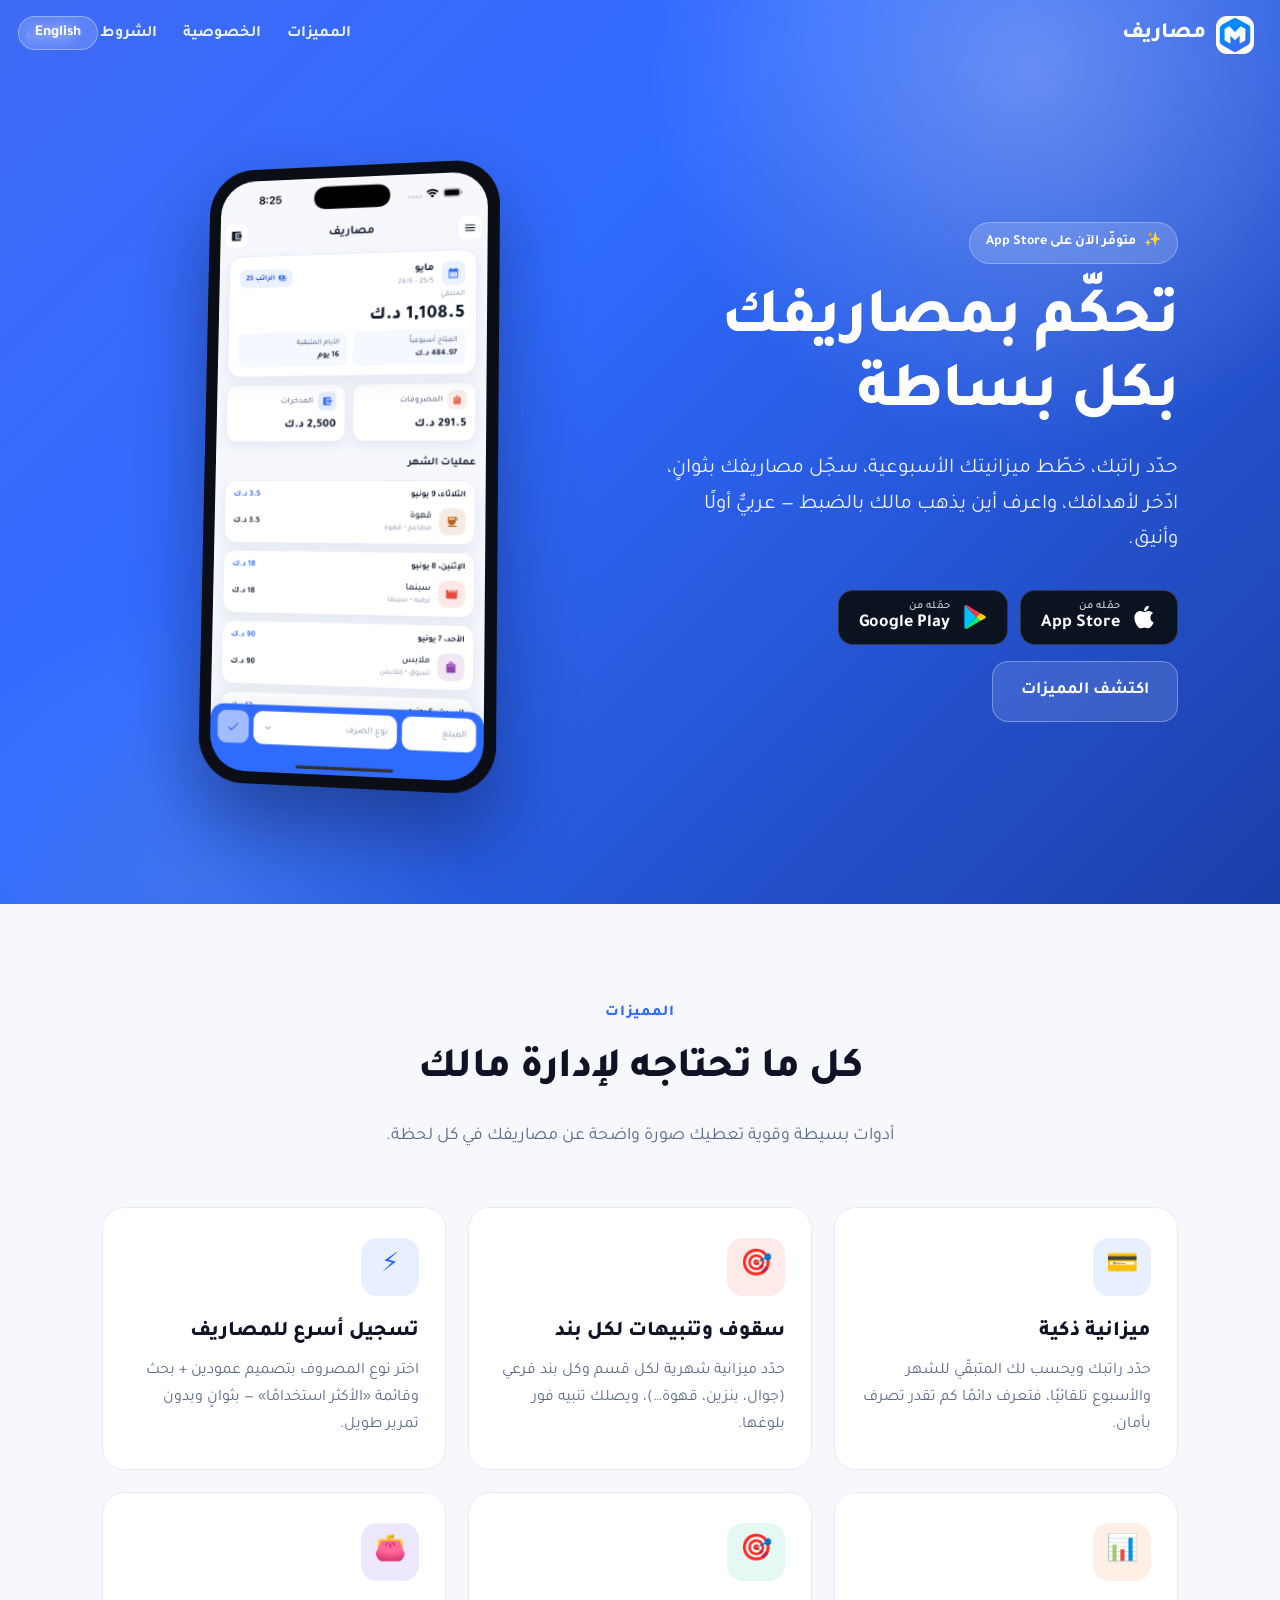
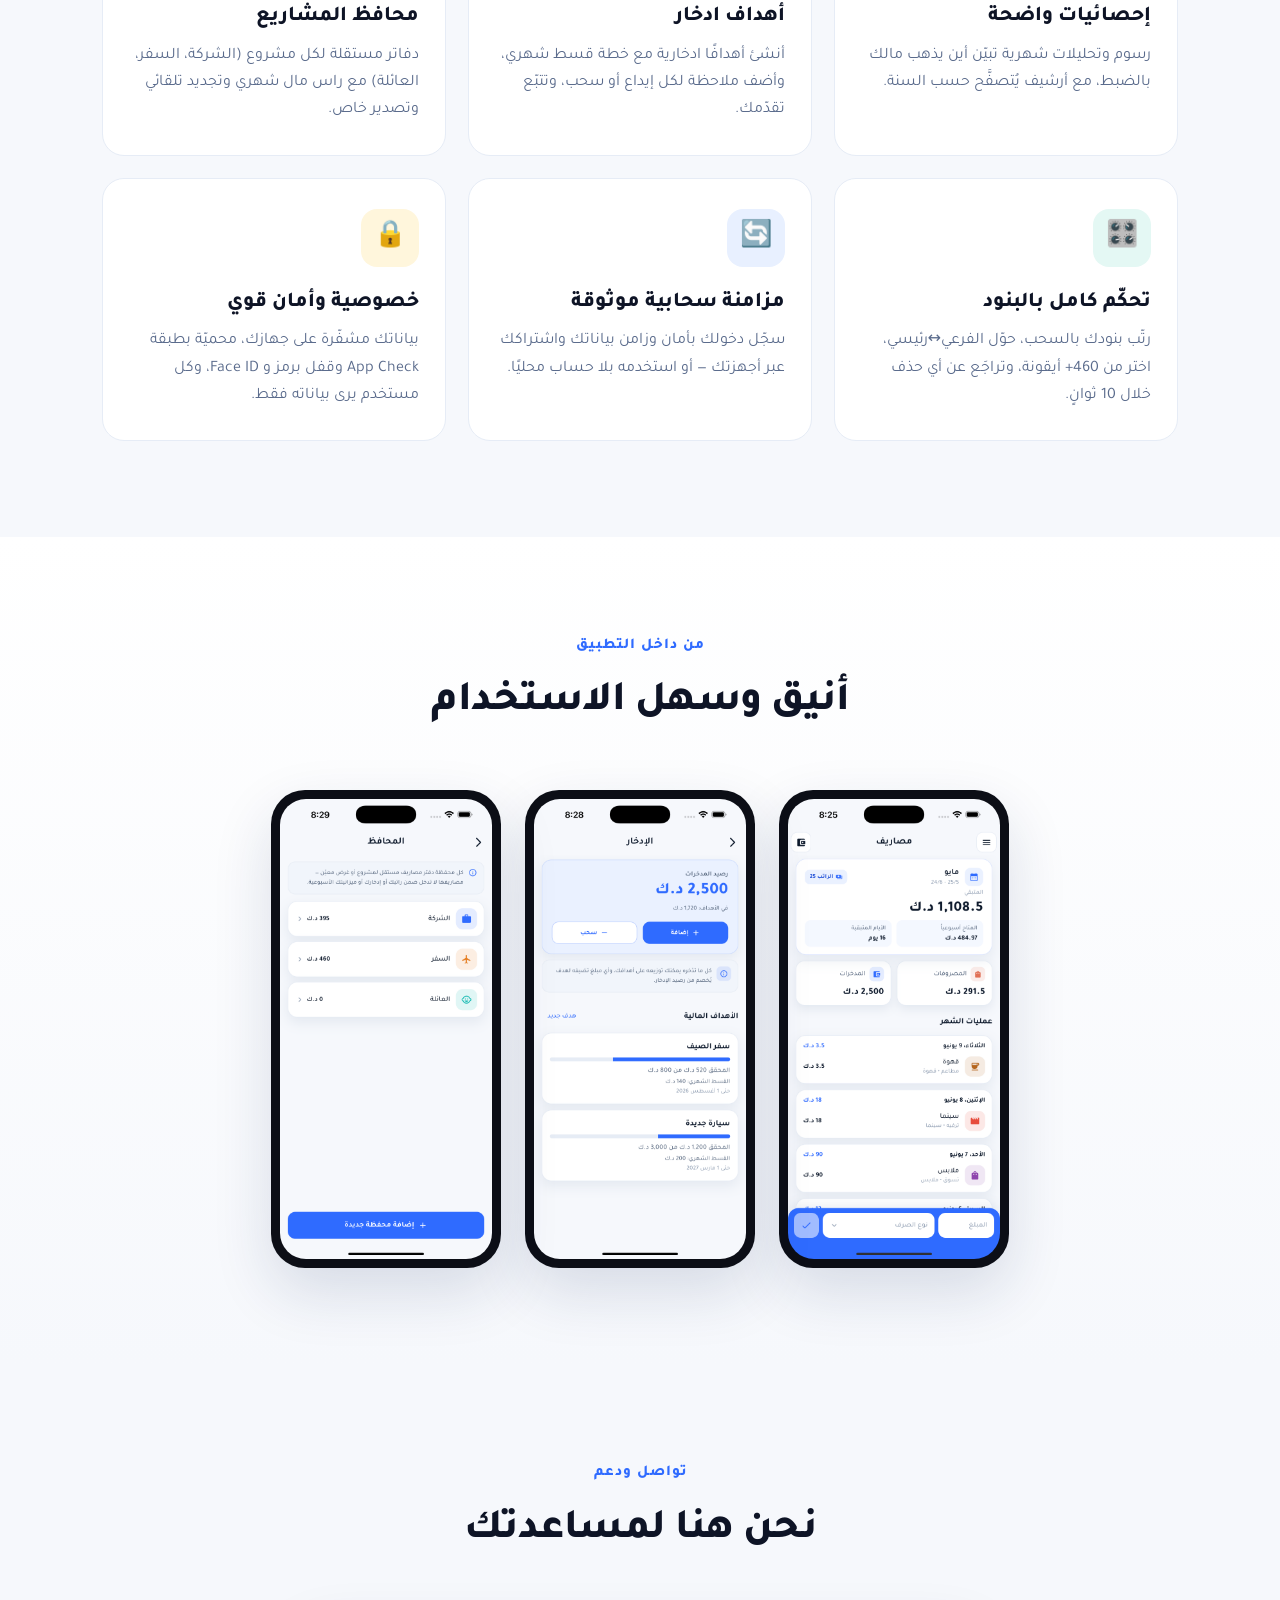
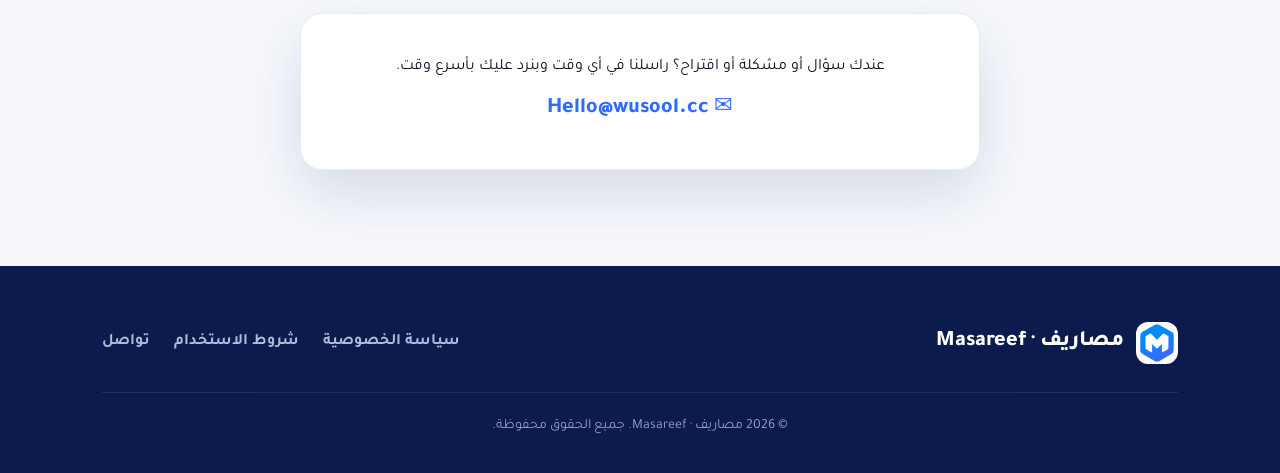
<file: index.html>
<!DOCTYPE html>
<html lang="ar" dir="rtl" data-lang="ar">
<head>
<meta charset="UTF-8">
<meta name="viewport" content="width=device-width, initial-scale=1">
<title>مصاريف · Masareef — تطبيق إدارة المصاريف والميزانية</title>
<meta name="description" content="مصاريف — تطبيق عربي أنيق لإدارة مصاريفك الشخصية، ميزانية مبنية على راتبك، أهداف ادخار، ومحافظ مستقلة لمشاريعك.">
<link rel="icon" href="assets/icon.png">
<link rel="preconnect" href="https://fonts.googleapis.com">
<link rel="preconnect" href="https://fonts.gstatic.com" crossorigin>
<link href="https://fonts.googleapis.com/css2?family=Tajawal:wght@400;500;700;800;900&display=swap" rel="stylesheet">
<link rel="stylesheet" href="styles.css">
</head>
<body>

<button class="lang-toggle" onclick="toggleLang()"><span class="ar">English</span><span class="en">العربية</span></button>

<nav class="nav" id="nav">
  <a class="brand" href="#top"><img src="assets/icon.png" alt="Masareef"><span>مصاريف</span></a>
  <div class="nav-links">
    <a href="#features"><span class="ar">المميزات</span><span class="en">Features</span></a>
    <a href="privacy.html"><span class="ar">الخصوصية</span><span class="en">Privacy</span></a>
    <a href="terms.html"><span class="ar">الشروط</span><span class="en">Terms</span></a>
    <a href="#contact"><span class="ar">تواصل</span><span class="en">Contact</span></a>
  </div>
</nav>

<!-- HERO -->
<header class="hero" id="top">
  <div class="container hero-grid">
    <div>
      <span class="badge-pill">✨ <span class="ar">متوفّر الآن على App Store</span><span class="en">Available now on the App Store</span></span>
      <h1>
        <span class="ar">تحكّم بمصاريفك<br>بكل بساطة</span>
        <span class="en">Master your money,<br>effortlessly</span>
      </h1>
      <p class="sub">
        <span class="ar">حدّد راتبك، خطّط ميزانيتك الأسبوعية، سجّل مصاريفك بثوانٍ، ادّخر لأهدافك، واعرف أين يذهب مالك بالضبط — عربيٌّ أولًا وأنيق.</span>
        <span class="en">Set your salary, plan a weekly budget, log expenses in seconds, save toward goals, and see exactly where your money goes — beautifully, Arabic-first.</span>
      </p>
      <div class="store-row">
        <a class="store-btn" href="https://apps.apple.com/kw/app/masareef-expense-tracker/id6778533443" target="_blank" rel="noopener" aria-label="Download on the App Store">
          <svg class="store-logo" viewBox="0 0 384 512" aria-hidden="true"><path fill="#fff" d="M318.7 268.7c-.2-36.7 16.4-64.4 50-84.8-18.8-26.9-47.2-41.7-84.7-44.6-35.5-2.8-74.3 20.7-88.5 20.7-15 0-49.4-19.7-76.4-19.7C63.3 141.2 4 184.8 4 273.5q0 39.3 14.4 81.2c12.8 36.7 59 126.7 107.2 125.2 25.2-.6 43-17.9 75.8-17.9 31.8 0 48.3 17.9 76.4 17.9 48.6-.7 90.4-82.5 102.6-119.3-65.2-30.7-61.7-90-61.7-91.9zm-56.6-164.2c27.3-32.4 24.8-61.9 24-72.5-24.1 1.4-52 16.4-67.9 34.9-17.5 19.8-27.8 44.3-25.6 71.9 26.1 2 49.9-11.4 69.5-34.3z"/></svg>
          <span class="store-txt"><small><span class="ar">حمّله من</span><span class="en">Download on the</span></small><b>App Store</b></span>
        </a>
        <a class="store-btn" href="#" onclick="showPlaySoon(event)" aria-label="Get it on Google Play">
          <svg class="store-logo" viewBox="0 0 24 24" aria-hidden="true">
            <path fill="#00C3FF" d="M3.6 1.3C3.3 1.6 3.1 2 3.1 2.6v18.8c0 .6.2 1 .5 1.3l.1.1L14.2 12.1v-.2z"/>
            <path fill="#FFD500" d="M17.7 15.6l-3.5-3.5v-.2l3.5-3.5.1.1 4.2 2.4c1.2.7 1.2 1.8 0 2.5z"/>
            <path fill="#00F076" d="M17.8 15.5L14.2 12 3.7 22.8c.4.4 1.1.5 1.9.1z"/>
            <path fill="#FF3A44" d="M17.8 8.5 5.6 1.1C4.8.7 4.1.8 3.7 1.2L14.2 12z"/>
          </svg>
          <span class="store-txt"><small><span class="ar">حمّله من</span><span class="en">GET IT ON</span></small><b>Google Play</b></span>
        </a>
      </div>
      <div class="cta-row" style="margin-top:16px">
        <a class="btn btn-ghost" href="#features"><span class="ar">اكتشف المميزات</span><span class="en">Explore features</span></a>
      </div>
    </div>
    <div class="phone-wrap">
      <div class="phone"><img src="assets/screen-home.png" alt="Masareef app"></div>
    </div>
  </div>
</header>

<!-- FEATURES -->
<section id="features">
  <div class="container">
    <p class="eyebrow reveal"><span class="ar">المميزات</span><span class="en">FEATURES</span></p>
    <h2 class="h2 reveal"><span class="ar">كل ما تحتاجه لإدارة مالك</span><span class="en">Everything to manage your money</span></h2>
    <p class="lead reveal"><span class="ar">أدوات بسيطة وقوية تعطيك صورة واضحة عن مصاريفك في كل لحظة.</span><span class="en">Simple, powerful tools that keep your spending crystal clear.</span></p>

    <div class="features">
      <div class="card reveal">
        <div class="ico" style="background:#E8F0FF;color:#2F6BFF">💳</div>
        <h3><span class="ar">ميزانية ذكية</span><span class="en">Smart budgeting</span></h3>
        <p><span class="ar">حدّد راتبك ويحسب لك المتبقّي للشهر والأسبوع تلقائيًا، فتعرف دائمًا كم تقدر تصرف بأمان.</span><span class="en">Set your salary and it auto-calculates what's safe to spend this month and week.</span></p>
      </div>
      <div class="card reveal">
        <div class="ico" style="background:#FFEAEA;color:#E74C3C">🎯</div>
        <h3><span class="ar">سقوف وتنبيهات لكل بند</span><span class="en">Per-item budgets & alerts</span></h3>
        <p><span class="ar">حدّد ميزانية شهرية لكل قسم وكل بند فرعي (جوال، بنزين، قهوة…)، ويصلك تنبيه فور بلوغها.</span><span class="en">Set a monthly budget for every section and sub-item, and get alerted the moment you reach it.</span></p>
      </div>
      <div class="card reveal">
        <div class="ico" style="background:#E8F0FF;color:#2F6BFF">⚡</div>
        <h3><span class="ar">تسجيل أسرع للمصاريف</span><span class="en">Faster expense entry</span></h3>
        <p><span class="ar">اختر نوع المصروف بتصميم عمودين + بحث وقائمة «الأكثر استخدامًا» — بثوانٍ وبدون تمرير طويل.</span><span class="en">Pick a category with a two-pane layout, search, and a "Most used" row — in seconds.</span></p>
      </div>
      <div class="card reveal">
        <div class="ico" style="background:#FFEFE4;color:#E67E22">📊</div>
        <h3><span class="ar">إحصائيات واضحة</span><span class="en">Clear insights</span></h3>
        <p><span class="ar">رسوم وتحليلات شهرية تبيّن أين يذهب مالك بالضبط، مع أرشيف يُتصفَّح حسب السنة.</span><span class="en">Monthly charts showing exactly where your money goes, with an archive browsable by year.</span></p>
      </div>
      <div class="card reveal">
        <div class="ico" style="background:#E4F8F4;color:#0FB9B1">🎯</div>
        <h3><span class="ar">أهداف ادخار</span><span class="en">Savings goals</span></h3>
        <p><span class="ar">أنشئ أهدافًا ادخارية مع خطة قسط شهري، وأضف ملاحظة لكل إيداع أو سحب، وتتبّع تقدّمك.</span><span class="en">Create savings goals with a monthly plan, add a note to each deposit/withdrawal, and track progress.</span></p>
      </div>
      <div class="card reveal">
        <div class="ico" style="background:#EEE8FF;color:#8E44AD">👛</div>
        <h3><span class="ar">محافظ المشاريع</span><span class="en">Project wallets</span></h3>
        <p><span class="ar">دفاتر مستقلة لكل مشروع (الشركة، السفر، العائلة) مع راس مال شهري وتجديد تلقائي وتصدير خاص.</span><span class="en">Separate ledgers per project with a monthly capital, automatic renewal, and their own export.</span></p>
      </div>
      <div class="card reveal">
        <div class="ico" style="background:#E4F8F4;color:#0FB9B1">🎛️</div>
        <h3><span class="ar">تحكّم كامل بالبنود</span><span class="en">Full category control</span></h3>
        <p><span class="ar">رتّب بنودك بالسحب، حوّل الفرعي↔رئيسي، اختر من 460+ أيقونة، وتراجَع عن أي حذف خلال 10 ثوانٍ.</span><span class="en">Drag to reorder, convert sub↔main, pick from 460+ icons, and undo any delete within 10 seconds.</span></p>
      </div>
      <div class="card reveal">
        <div class="ico" style="background:#E8F0FF;color:#2F6BFF">🔄</div>
        <h3><span class="ar">مزامنة سحابية موثوقة</span><span class="en">Reliable cloud sync</span></h3>
        <p><span class="ar">سجّل دخولك بأمان وزامن بياناتك واشتراكك عبر أجهزتك — أو استخدمه بلا حساب محليًا.</span><span class="en">Sign in to sync your data and subscription across devices — or stay fully offline.</span></p>
      </div>
      <div class="card reveal">
        <div class="ico" style="background:#FFF6DC;color:#B8860B">🔒</div>
        <h3><span class="ar">خصوصية وأمان قوي</span><span class="en">Strong privacy & security</span></h3>
        <p><span class="ar">بياناتك مشفّرة على جهازك، محميّة بطبقة App Check وقفل برمز و Face ID، وكل مستخدم يرى بياناته فقط.</span><span class="en">Your data is encrypted on-device, protected by App Check, passcode & Face ID — only you see it.</span></p>
      </div>
    </div>
  </div>
</section>

<!-- SHOWCASE -->
<section class="showcase">
  <div class="container">
    <p class="eyebrow reveal"><span class="ar">من داخل التطبيق</span><span class="en">INSIDE THE APP</span></p>
    <h2 class="h2 reveal"><span class="ar">أنيق وسهل الاستخدام</span><span class="en">Beautiful and easy to use</span></h2>
    <div class="shots">
      <div class="shot reveal"><img src="assets/screen-home.png" alt="Home"></div>
      <div class="shot reveal"><img src="assets/screen-savings.png" alt="Savings"></div>
      <div class="shot reveal"><img src="assets/screen-wallets.png" alt="Wallets"></div>
    </div>
  </div>
</section>

<!-- CONTACT -->
<section id="contact">
  <div class="container">
    <p class="eyebrow reveal"><span class="ar">تواصل ودعم</span><span class="en">CONTACT & SUPPORT</span></p>
    <h2 class="h2 reveal"><span class="ar">نحن هنا لمساعدتك</span><span class="en">We're here to help</span></h2>
    <div class="contact-box reveal">
      <p><span class="ar">عندك سؤال أو مشكلة أو اقتراح؟ راسلنا في أي وقت وبنرد عليك بأسرع وقت.</span><span class="en">Have a question, issue, or suggestion? Email us anytime and we'll get back to you quickly.</span></p>
      <a class="mail" href="mailto:Hello@wusool.cc">✉️ Hello@wusool.cc</a>
    </div>
  </div>
</section>

<!-- FOOTER -->
<footer>
  <div class="container">
    <div class="foot-grid">
      <a class="foot-brand" href="#top"><img src="assets/icon.png" alt="Masareef">مصاريف · Masareef</a>
      <div class="foot-links">
        <a href="privacy.html"><span class="ar">سياسة الخصوصية</span><span class="en">Privacy Policy</span></a>
        <a href="terms.html"><span class="ar">شروط الاستخدام</span><span class="en">Terms of Use</span></a>
        <a href="mailto:Hello@wusool.cc"><span class="ar">تواصل</span><span class="en">Contact</span></a>
      </div>
    </div>
    <div class="foot-base">© 2026 مصاريف · Masareef. <span class="ar">جميع الحقوق محفوظة.</span><span class="en">All rights reserved.</span></div>
  </div>
</footer>

<!-- GOOGLE PLAY "COMING SOON" MODAL -->
<div class="modal-overlay" id="playModal" onclick="if(event.target===this)hidePlaySoon()">
  <div class="modal">
    <div class="modal-ico">⏳</div>
    <h3><span class="ar">قريبًا على Google Play</span><span class="en">Coming soon to Google Play</span></h3>
    <p>
      <span class="ar">خلال أيام قليلة سيتم قبول التطبيق على Google Play. يرجى العودة لتحميله من جديد خلال الأيام القادمة. 🙏</span>
      <span class="en">The app will be approved on Google Play within a few days. Please come back to download it in the coming days. 🙏</span>
    </p>
    <button class="modal-btn" onclick="hidePlaySoon()"><span class="ar">حسنًا</span><span class="en">Got it</span></button>
  </div>
</div>

<script>
function showPlaySoon(e){ e.preventDefault(); document.getElementById('playModal').classList.add('show'); }
function hidePlaySoon(){ document.getElementById('playModal').classList.remove('show'); }
function toggleLang(){
  const h=document.documentElement;
  const en=h.getAttribute('data-lang')==='en';
  h.setAttribute('data-lang',en?'ar':'en');
  h.setAttribute('lang',en?'ar':'en');
  h.setAttribute('dir',en?'rtl':'ltr');
}
// nav blur on scroll
const nav=document.getElementById('nav');
addEventListener('scroll',()=>nav.classList.toggle('scrolled',scrollY>40));
// scroll reveal
const io=new IntersectionObserver((es)=>es.forEach(e=>{if(e.isIntersecting){e.target.classList.add('in');io.unobserve(e.target)}}),{threshold:.15});
document.querySelectorAll('.reveal').forEach((el,i)=>{el.style.transitionDelay=(i%3*90)+'ms';io.observe(el)});
</script>
</body>
</html>
</file>
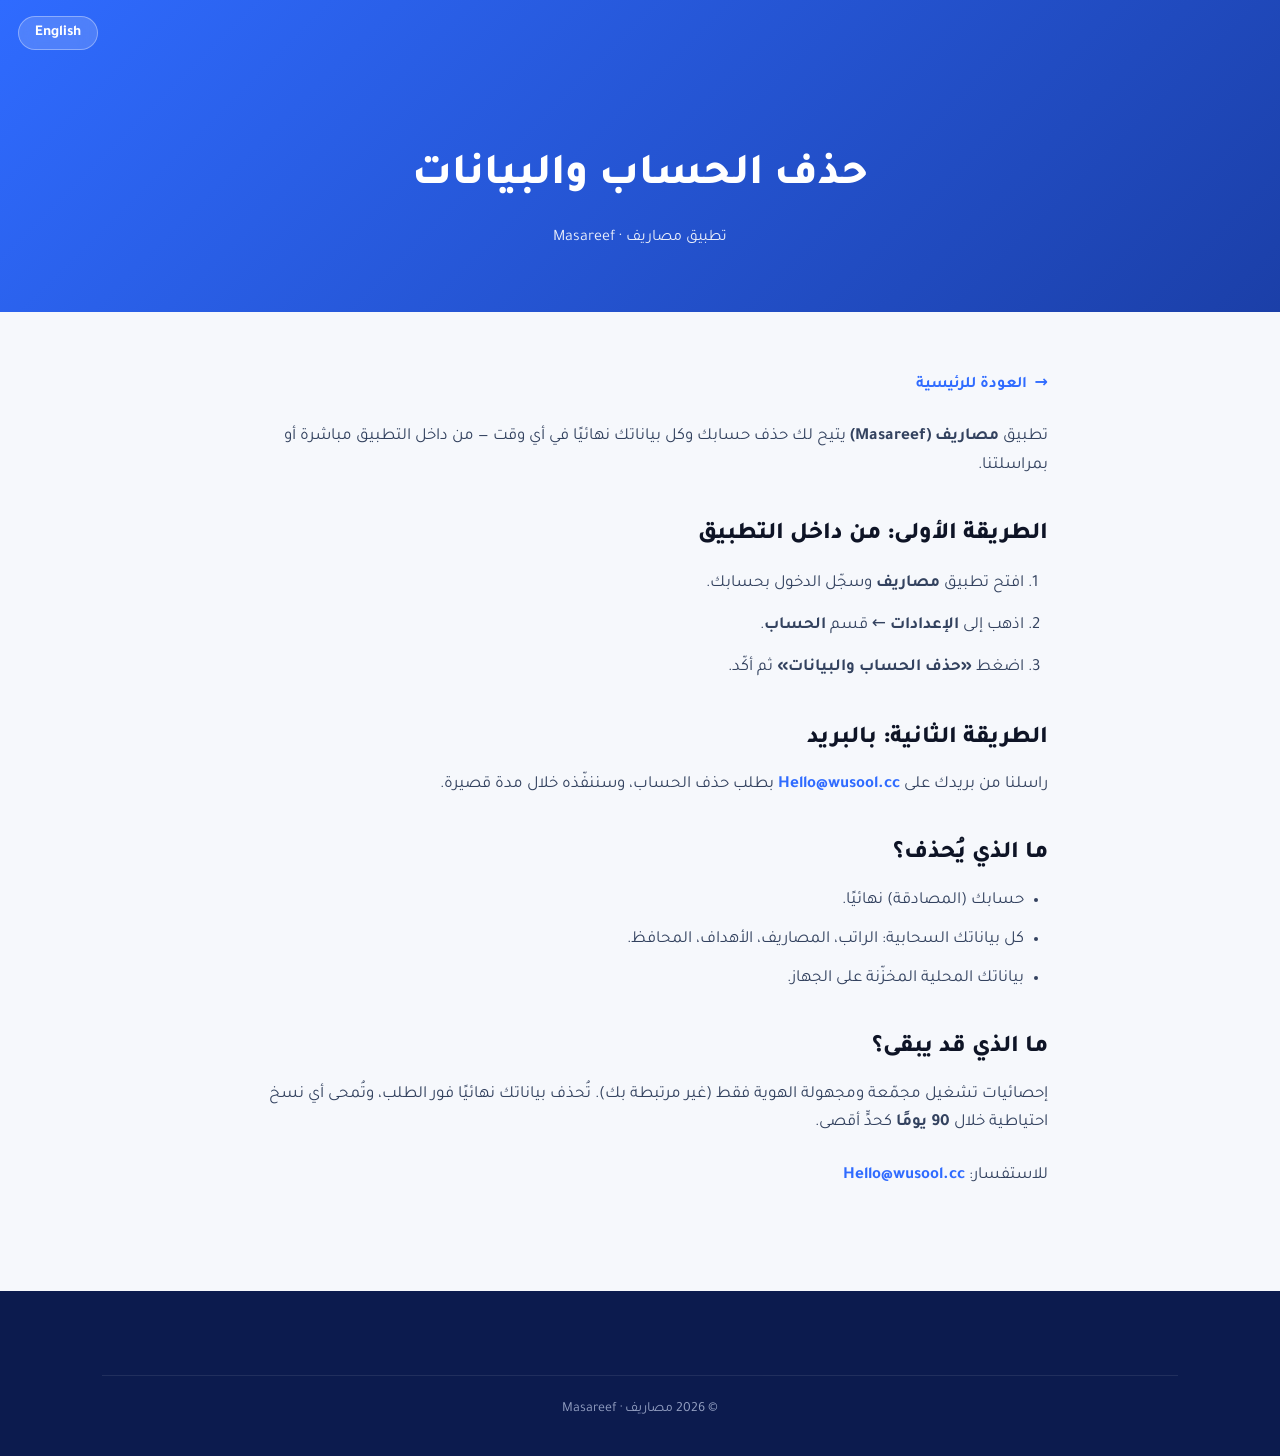
<file: delete-account.html>
<!DOCTYPE html>
<html lang="ar" dir="rtl" data-lang="ar">
<head>
<meta charset="UTF-8">
<meta name="viewport" content="width=device-width, initial-scale=1">
<title>حذف الحساب · Delete Account — مصاريف</title>
<link rel="icon" href="assets/icon.png">
<link rel="preconnect" href="https://fonts.googleapis.com">
<link rel="preconnect" href="https://fonts.gstatic.com" crossorigin>
<link href="https://fonts.googleapis.com/css2?family=Tajawal:wght@400;500;700;800;900&display=swap" rel="stylesheet">
<link rel="stylesheet" href="styles.css">
</head>
<body>
<button class="lang-toggle" onclick="toggleLang()"><span class="ar">English</span><span class="en">العربية</span></button>

<div class="legal-hero">
  <h1><span class="ar">حذف الحساب والبيانات</span><span class="en">Delete Account & Data</span></h1>
  <p><span class="ar">تطبيق مصاريف · Masareef</span><span class="en">Masareef App</span></p>
</div>

<div class="legal">
  <a class="back-link" href="index.html">→ <span class="ar">العودة للرئيسية</span><span class="en">Back to home</span></a>

  <!-- AR -->
  <div class="ar">
    <p>تطبيق <strong>مصاريف (Masareef)</strong> يتيح لك حذف حسابك وكل بياناتك نهائيًا في أي وقت — من داخل التطبيق مباشرة أو بمراسلتنا.</p>

    <h2>الطريقة الأولى: من داخل التطبيق</h2>
    <ol style="padding-inline-start:24px;color:#33425f;font-size:17px;line-height:1.9">
      <li>افتح تطبيق <strong>مصاريف</strong> وسجّل الدخول بحسابك.</li>
      <li>اذهب إلى <strong>الإعدادات</strong> ← قسم <strong>الحساب</strong>.</li>
      <li>اضغط <strong>«حذف الحساب والبيانات»</strong> ثم أكّد.</li>
    </ol>

    <h2>الطريقة الثانية: بالبريد</h2>
    <p>راسلنا من بريدك على <a href="mailto:Hello@wusool.cc" style="color:var(--blue);font-weight:700">Hello@wusool.cc</a> بطلب حذف الحساب، وسننفّذه خلال مدة قصيرة.</p>

    <h2>ما الذي يُحذف؟</h2>
    <ul>
      <li>حسابك (المصادقة) نهائيًا.</li>
      <li>كل بياناتك السحابية: الراتب، المصاريف، الأهداف، المحافظ.</li>
      <li>بياناتك المحلية المخزّنة على الجهاز.</li>
    </ul>

    <h2>ما الذي قد يبقى؟</h2>
    <p>إحصائيات تشغيل مجمّعة ومجهولة الهوية فقط (غير مرتبطة بك). تُحذف بياناتك نهائيًا فور الطلب، وتُمحى أي نسخ احتياطية خلال <strong>90 يومًا</strong> كحدٍّ أقصى.</p>

    <p style="margin-top:24px">للاستفسار: <a href="mailto:Hello@wusool.cc" style="color:var(--blue);font-weight:700">Hello@wusool.cc</a></p>
  </div>

  <!-- EN -->
  <div class="en">
    <p>The <strong>Masareef</strong> app lets you permanently delete your account and all your data at any time — directly inside the app or by emailing us.</p>

    <h2>Option 1: Inside the app</h2>
    <ol style="padding-inline-start:24px;color:#33425f;font-size:17px;line-height:1.9">
      <li>Open the <strong>Masareef</strong> app and sign in to your account.</li>
      <li>Go to <strong>Settings</strong> → <strong>Account</strong> section.</li>
      <li>Tap <strong>“Delete account &amp; data”</strong> and confirm.</li>
    </ol>

    <h2>Option 2: By email</h2>
    <p>Email us from your account address at <a href="mailto:Hello@wusool.cc" style="color:var(--blue);font-weight:700">Hello@wusool.cc</a> requesting account deletion, and we'll process it shortly.</p>

    <h2>What is deleted?</h2>
    <ul>
      <li>Your account (authentication) — permanently.</li>
      <li>All your cloud data: salary, expenses, goals, wallets.</li>
      <li>Your local data stored on the device.</li>
    </ul>

    <h2>What may be kept?</h2>
    <p>Only anonymous, aggregate usage metrics (not linked to you). Your data is deleted immediately upon request, and any backups are purged within a maximum of <strong>90 days</strong>.</p>

    <p style="margin-top:24px">Questions: <a href="mailto:Hello@wusool.cc" style="color:var(--blue);font-weight:700">Hello@wusool.cc</a></p>
  </div>
</div>

<footer>
  <div class="container">
    <div class="foot-base">© 2026 مصاريف · Masareef</div>
  </div>
</footer>

<script>
function toggleLang(){
  const h=document.documentElement;
  const en=h.getAttribute('data-lang')==='en';
  h.setAttribute('data-lang',en?'ar':'en');
  h.setAttribute('lang',en?'ar':'en');
  h.setAttribute('dir',en?'rtl':'ltr');
}
</script>
</body>
</html>
</file>
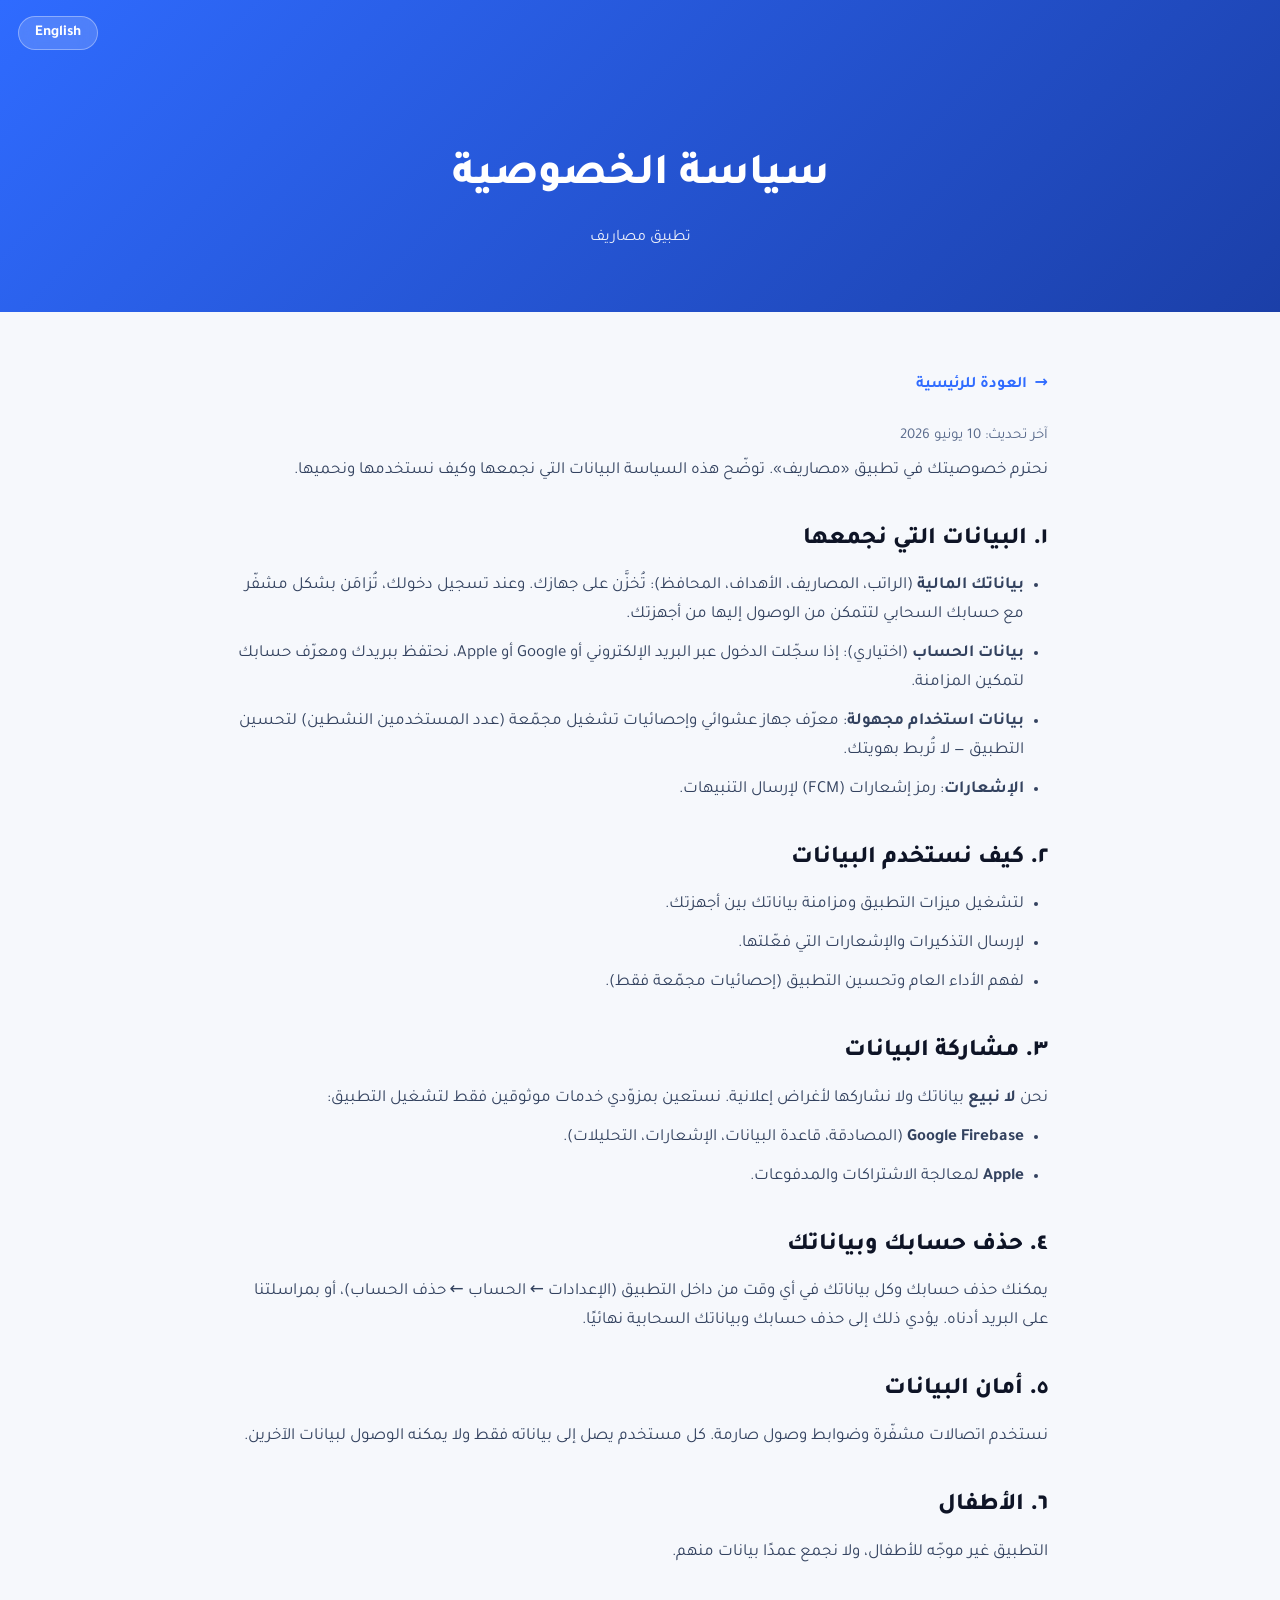
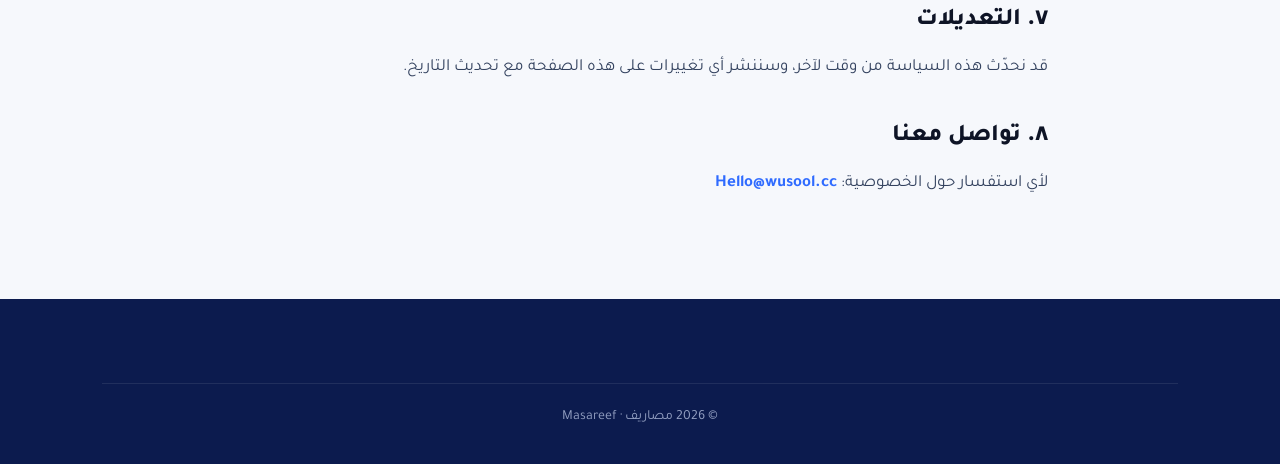
<file: privacy.html>
<!DOCTYPE html>
<html lang="ar" dir="rtl" data-lang="ar">
<head>
<meta charset="UTF-8">
<meta name="viewport" content="width=device-width, initial-scale=1">
<title>سياسة الخصوصية · Privacy Policy — مصاريف</title>
<link rel="icon" href="assets/icon.png">
<link rel="preconnect" href="https://fonts.googleapis.com">
<link rel="preconnect" href="https://fonts.gstatic.com" crossorigin>
<link href="https://fonts.googleapis.com/css2?family=Tajawal:wght@400;500;700;800;900&display=swap" rel="stylesheet">
<link rel="stylesheet" href="styles.css">
</head>
<body>
<button class="lang-toggle" onclick="toggleLang()"><span class="ar">English</span><span class="en">العربية</span></button>

<div class="legal-hero">
  <h1><span class="ar">سياسة الخصوصية</span><span class="en">Privacy Policy</span></h1>
  <p><span class="ar">تطبيق مصاريف</span><span class="en">Masareef App</span></p>
</div>

<div class="legal">
  <a class="back-link" href="index.html">→ <span class="ar">العودة للرئيسية</span><span class="en">Back to home</span></a>
  <p class="updated"><span class="ar">آخر تحديث: 10 يونيو 2026</span><span class="en">Last updated: June 10, 2026</span></p>

  <!-- AR -->
  <div class="ar">
    <p>نحترم خصوصيتك في تطبيق «مصاريف». توضّح هذه السياسة البيانات التي نجمعها وكيف نستخدمها ونحميها.</p>

    <h2>١. البيانات التي نجمعها</h2>
    <ul>
      <li><strong>بياناتك المالية</strong> (الراتب، المصاريف، الأهداف، المحافظ): تُخزَّن على جهازك. وعند تسجيل دخولك، تُزامَن بشكل مشفّر مع حسابك السحابي لتتمكن من الوصول إليها من أجهزتك.</li>
      <li><strong>بيانات الحساب</strong> (اختياري): إذا سجّلت الدخول عبر البريد الإلكتروني أو Google أو Apple، نحتفظ ببريدك ومعرّف حسابك لتمكين المزامنة.</li>
      <li><strong>بيانات استخدام مجهولة</strong>: معرّف جهاز عشوائي وإحصائيات تشغيل مجمّعة (عدد المستخدمين النشطين) لتحسين التطبيق — لا تُربط بهويتك.</li>
      <li><strong>الإشعارات</strong>: رمز إشعارات (FCM) لإرسال التنبيهات.</li>
    </ul>

    <h2>٢. كيف نستخدم البيانات</h2>
    <ul>
      <li>لتشغيل ميزات التطبيق ومزامنة بياناتك بين أجهزتك.</li>
      <li>لإرسال التذكيرات والإشعارات التي فعّلتها.</li>
      <li>لفهم الأداء العام وتحسين التطبيق (إحصائيات مجمّعة فقط).</li>
    </ul>

    <h2>٣. مشاركة البيانات</h2>
    <p>نحن <strong>لا نبيع</strong> بياناتك ولا نشاركها لأغراض إعلانية. نستعين بمزوّدي خدمات موثوقين فقط لتشغيل التطبيق:</p>
    <ul>
      <li><strong>Google Firebase</strong> (المصادقة، قاعدة البيانات، الإشعارات، التحليلات).</li>
      <li><strong>Apple</strong> لمعالجة الاشتراكات والمدفوعات.</li>
    </ul>

    <h2>٤. حذف حسابك وبياناتك</h2>
    <p>يمكنك حذف حسابك وكل بياناتك في أي وقت من داخل التطبيق (الإعدادات ← الحساب ← حذف الحساب)، أو بمراسلتنا على البريد أدناه. يؤدي ذلك إلى حذف حسابك وبياناتك السحابية نهائيًا.</p>

    <h2>٥. أمان البيانات</h2>
    <p>نستخدم اتصالات مشفّرة وضوابط وصول صارمة. كل مستخدم يصل إلى بياناته فقط ولا يمكنه الوصول لبيانات الآخرين.</p>

    <h2>٦. الأطفال</h2>
    <p>التطبيق غير موجّه للأطفال، ولا نجمع عمدًا بيانات منهم.</p>

    <h2>٧. التعديلات</h2>
    <p>قد نحدّث هذه السياسة من وقت لآخر، وسننشر أي تغييرات على هذه الصفحة مع تحديث التاريخ.</p>

    <h2>٨. تواصل معنا</h2>
    <p>لأي استفسار حول الخصوصية: <a href="mailto:Hello@wusool.cc" style="color:var(--blue);font-weight:700">Hello@wusool.cc</a></p>
  </div>

  <!-- EN -->
  <div class="en">
    <p>We respect your privacy in the “Masareef” app. This policy explains what data we collect, and how we use and protect it.</p>

    <h2>1. Data we collect</h2>
    <ul>
      <li><strong>Your financial data</strong> (salary, expenses, goals, wallets): stored on your device. When you sign in, it is synced to your cloud account so you can access it across devices.</li>
      <li><strong>Account data</strong> (optional): if you sign in via Email, Google, or Apple, we keep your email and account ID to enable sync.</li>
      <li><strong>Anonymous usage data</strong>: a random device ID and aggregate activity metrics (active-user counts) to improve the app — not linked to your identity.</li>
      <li><strong>Notifications</strong>: a push token (FCM) to deliver alerts.</li>
    </ul>

    <h2>2. How we use data</h2>
    <ul>
      <li>To run the app's features and sync your data across devices.</li>
      <li>To send reminders and notifications you enabled.</li>
      <li>To understand overall performance and improve the app (aggregate stats only).</li>
    </ul>

    <h2>3. Data sharing</h2>
    <p>We <strong>do not sell</strong> your data or share it for advertising. We use trusted service providers only to operate the app:</p>
    <ul>
      <li><strong>Google Firebase</strong> (authentication, database, notifications, analytics).</li>
      <li><strong>Apple</strong> for subscription and payment processing.</li>
    </ul>

    <h2>4. Deleting your account & data</h2>
    <p>You can delete your account and all your data at any time from within the app (Settings → Account → Delete account), or by emailing us below. This permanently removes your account and cloud data.</p>

    <h2>5. Data security</h2>
    <p>We use encrypted connections and strict access controls. Each user can access only their own data.</p>

    <h2>6. Children</h2>
    <p>The app is not directed to children, and we do not knowingly collect their data.</p>

    <h2>7. Changes</h2>
    <p>We may update this policy from time to time and will post changes on this page with an updated date.</p>

    <h2>8. Contact us</h2>
    <p>For any privacy question: <a href="mailto:Hello@wusool.cc" style="color:var(--blue);font-weight:700">Hello@wusool.cc</a></p>
  </div>
</div>

<footer>
  <div class="container">
    <div class="foot-base">© 2026 مصاريف · Masareef</div>
  </div>
</footer>

<script>
function toggleLang(){
  const h=document.documentElement;
  const en=h.getAttribute('data-lang')==='en';
  h.setAttribute('data-lang',en?'ar':'en');
  h.setAttribute('lang',en?'ar':'en');
  h.setAttribute('dir',en?'rtl':'ltr');
}
</script>
</body>
</html>
</file>
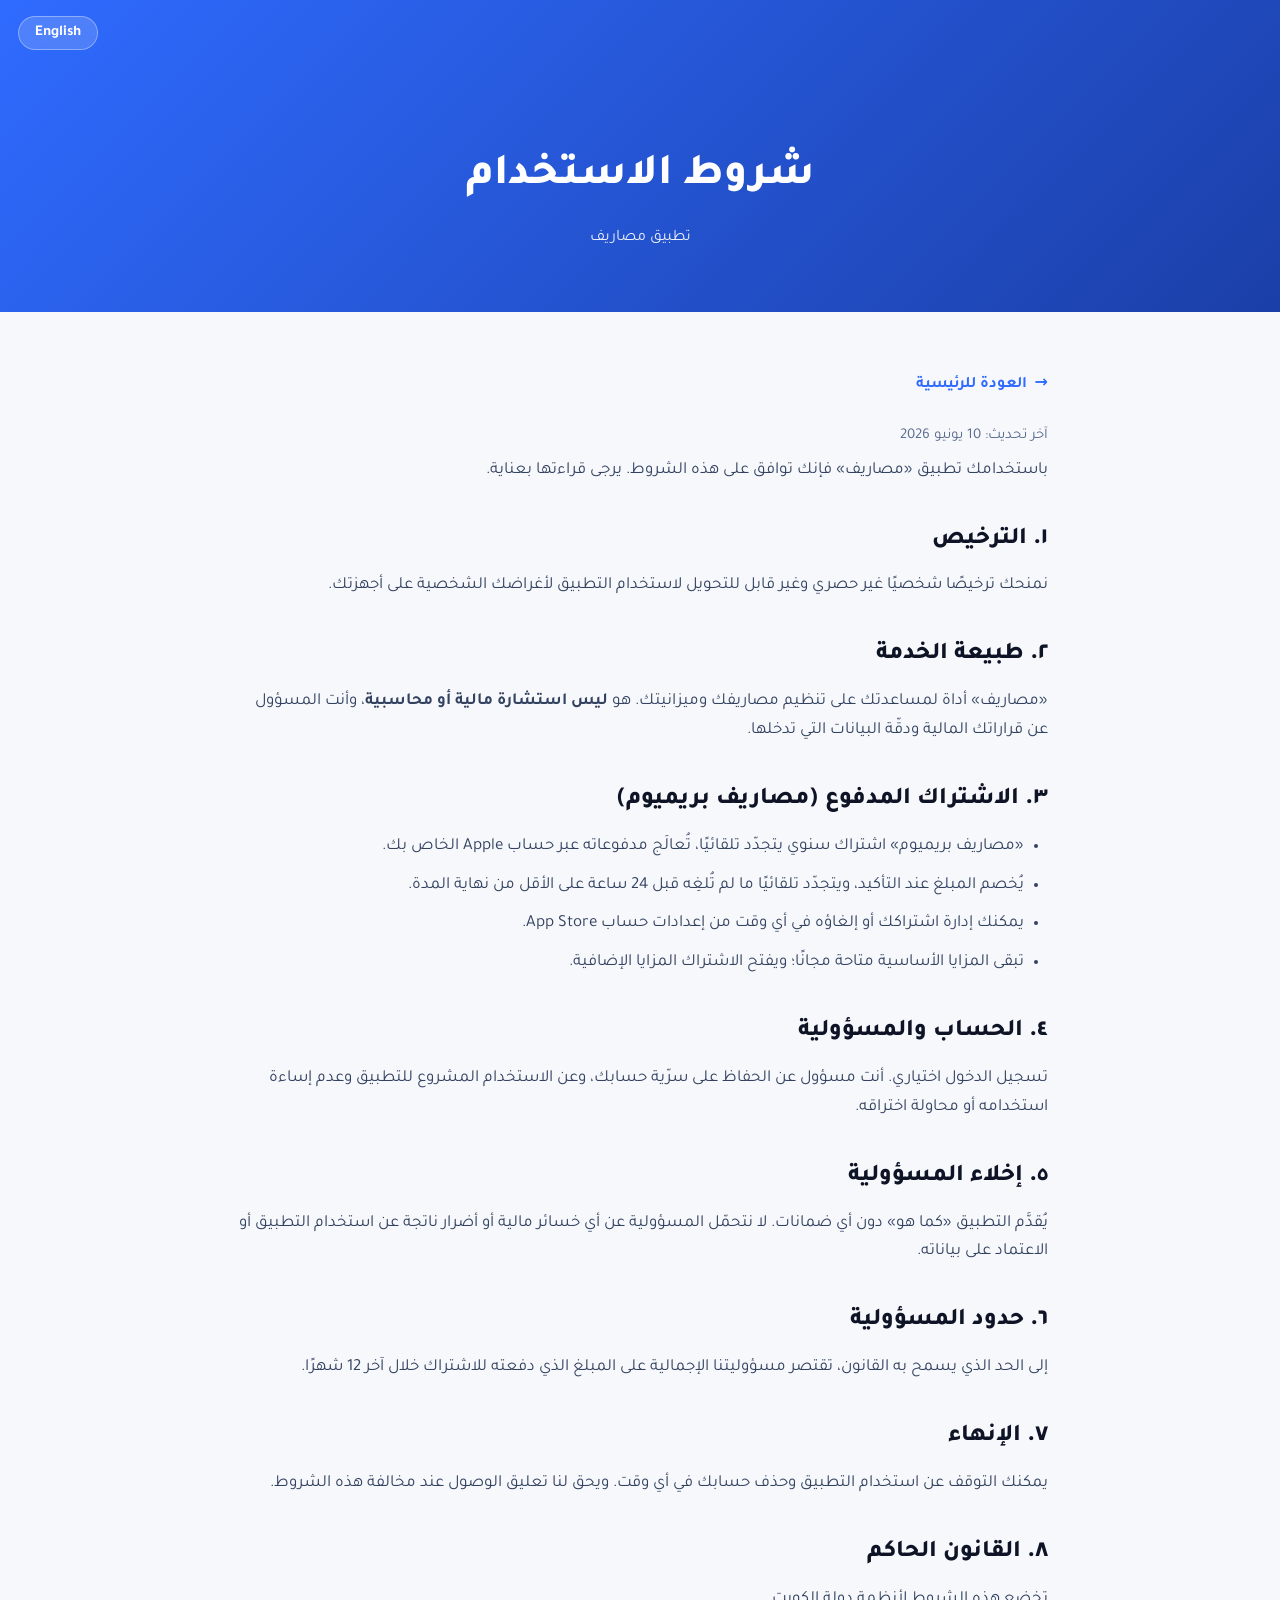
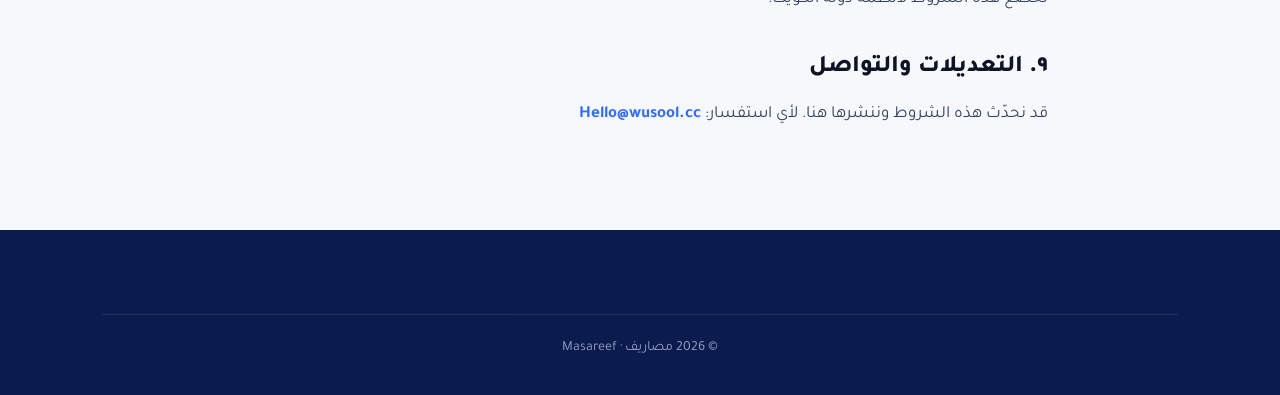
<file: terms.html>
<!DOCTYPE html>
<html lang="ar" dir="rtl" data-lang="ar">
<head>
<meta charset="UTF-8">
<meta name="viewport" content="width=device-width, initial-scale=1">
<title>شروط الاستخدام · Terms of Use — مصاريف</title>
<link rel="icon" href="assets/icon.png">
<link rel="preconnect" href="https://fonts.googleapis.com">
<link rel="preconnect" href="https://fonts.gstatic.com" crossorigin>
<link href="https://fonts.googleapis.com/css2?family=Tajawal:wght@400;500;700;800;900&display=swap" rel="stylesheet">
<link rel="stylesheet" href="styles.css">
</head>
<body>
<button class="lang-toggle" onclick="toggleLang()"><span class="ar">English</span><span class="en">العربية</span></button>

<div class="legal-hero">
  <h1><span class="ar">شروط الاستخدام</span><span class="en">Terms of Use</span></h1>
  <p><span class="ar">تطبيق مصاريف</span><span class="en">Masareef App</span></p>
</div>

<div class="legal">
  <a class="back-link" href="index.html">→ <span class="ar">العودة للرئيسية</span><span class="en">Back to home</span></a>
  <p class="updated"><span class="ar">آخر تحديث: 10 يونيو 2026</span><span class="en">Last updated: June 10, 2026</span></p>

  <!-- AR -->
  <div class="ar">
    <p>باستخدامك تطبيق «مصاريف» فإنك توافق على هذه الشروط. يرجى قراءتها بعناية.</p>

    <h2>١. الترخيص</h2>
    <p>نمنحك ترخيصًا شخصيًا غير حصري وغير قابل للتحويل لاستخدام التطبيق لأغراضك الشخصية على أجهزتك.</p>

    <h2>٢. طبيعة الخدمة</h2>
    <p>«مصاريف» أداة لمساعدتك على تنظيم مصاريفك وميزانيتك. هو <strong>ليس استشارة مالية أو محاسبية</strong>، وأنت المسؤول عن قراراتك المالية ودقّة البيانات التي تدخلها.</p>

    <h2>٣. الاشتراك المدفوع (مصاريف بريميوم)</h2>
    <ul>
      <li>«مصاريف بريميوم» اشتراك سنوي يتجدّد تلقائيًا، تُعالَج مدفوعاته عبر حساب Apple الخاص بك.</li>
      <li>يُخصم المبلغ عند التأكيد، ويتجدّد تلقائيًا ما لم تُلغِه قبل 24 ساعة على الأقل من نهاية المدة.</li>
      <li>يمكنك إدارة اشتراكك أو إلغاؤه في أي وقت من إعدادات حساب App Store.</li>
      <li>تبقى المزايا الأساسية متاحة مجانًا؛ ويفتح الاشتراك المزايا الإضافية.</li>
    </ul>

    <h2>٤. الحساب والمسؤولية</h2>
    <p>تسجيل الدخول اختياري. أنت مسؤول عن الحفاظ على سرّية حسابك، وعن الاستخدام المشروع للتطبيق وعدم إساءة استخدامه أو محاولة اختراقه.</p>

    <h2>٥. إخلاء المسؤولية</h2>
    <p>يُقدَّم التطبيق «كما هو» دون أي ضمانات. لا نتحمّل المسؤولية عن أي خسائر مالية أو أضرار ناتجة عن استخدام التطبيق أو الاعتماد على بياناته.</p>

    <h2>٦. حدود المسؤولية</h2>
    <p>إلى الحد الذي يسمح به القانون، تقتصر مسؤوليتنا الإجمالية على المبلغ الذي دفعته للاشتراك خلال آخر 12 شهرًا.</p>

    <h2>٧. الإنهاء</h2>
    <p>يمكنك التوقف عن استخدام التطبيق وحذف حسابك في أي وقت. ويحق لنا تعليق الوصول عند مخالفة هذه الشروط.</p>

    <h2>٨. القانون الحاكم</h2>
    <p>تخضع هذه الشروط لأنظمة دولة الكويت.</p>

    <h2>٩. التعديلات والتواصل</h2>
    <p>قد نحدّث هذه الشروط وننشرها هنا. لأي استفسار: <a href="mailto:Hello@wusool.cc" style="color:var(--blue);font-weight:700">Hello@wusool.cc</a></p>
  </div>

  <!-- EN -->
  <div class="en">
    <p>By using the “Masareef” app, you agree to these terms. Please read them carefully.</p>

    <h2>1. License</h2>
    <p>We grant you a personal, non-exclusive, non-transferable license to use the app for your personal purposes on your devices.</p>

    <h2>2. Nature of the service</h2>
    <p>“Masareef” is a tool to help you organize your expenses and budget. It is <strong>not financial or accounting advice</strong>. You are responsible for your financial decisions and the accuracy of the data you enter.</p>

    <h2>3. Paid subscription (Masareef Premium)</h2>
    <ul>
      <li>“Masareef Premium” is a yearly auto-renewable subscription, processed through your Apple account.</li>
      <li>Payment is charged at confirmation and renews automatically unless cancelled at least 24 hours before the period ends.</li>
      <li>You can manage or cancel anytime in your App Store account settings.</li>
      <li>Core features remain free; the subscription unlocks additional features.</li>
    </ul>

    <h2>4. Account & responsibility</h2>
    <p>Sign-in is optional. You are responsible for keeping your account secure and for using the app lawfully without abuse or attempts to compromise it.</p>

    <h2>5. Disclaimer</h2>
    <p>The app is provided “as is” without warranties. We are not liable for any financial loss or damages resulting from using the app or relying on its data.</p>

    <h2>6. Limitation of liability</h2>
    <p>To the extent permitted by law, our total liability is limited to the amount you paid for the subscription in the last 12 months.</p>

    <h2>7. Termination</h2>
    <p>You may stop using the app and delete your account at any time. We may suspend access upon violation of these terms.</p>

    <h2>8. Governing law</h2>
    <p>These terms are governed by the laws of the State of Kuwait.</p>

    <h2>9. Changes & contact</h2>
    <p>We may update these terms and post them here. For any question: <a href="mailto:Hello@wusool.cc" style="color:var(--blue);font-weight:700">Hello@wusool.cc</a></p>
  </div>
</div>

<footer>
  <div class="container">
    <div class="foot-base">© 2026 مصاريف · Masareef</div>
  </div>
</footer>

<script>
function toggleLang(){
  const h=document.documentElement;
  const en=h.getAttribute('data-lang')==='en';
  h.setAttribute('data-lang',en?'ar':'en');
  h.setAttribute('lang',en?'ar':'en');
  h.setAttribute('dir',en?'rtl':'ltr');
}
</script>
</body>
</html>
</file>
<file: styles.css>
/* ===== Masareef · مصاريف — landing & legal pages ===== */
:root{
  --blue:#2F6BFF;
  --blue-2:#5B8DEF;
  --navy:#0C1B4E;
  --ink:#0E1426;
  --muted:#5A6B8C;
  --bg:#F6F8FC;
  --surface:#FFFFFF;
  --border:#E6ECF6;
  --gold:#B8860B;
  --radius:22px;
  --shadow:0 24px 60px rgba(20,40,90,.14);
  --maxw:1120px;
}
*{box-sizing:border-box;margin:0;padding:0}
html{scroll-behavior:smooth}
body{
  font-family:'Tajawal',system-ui,-apple-system,sans-serif;
  background:var(--bg);color:var(--ink);
  line-height:1.7;-webkit-font-smoothing:antialiased;
  overflow-x:hidden;
}
a{color:inherit;text-decoration:none}
img{max-width:100%;display:block}
.container{max-width:var(--maxw);margin:0 auto;padding:0 22px}

/* ---------- nav ---------- */
.nav{
  position:fixed;inset:0 0 auto 0;z-index:50;
  display:flex;align-items:center;justify-content:space-between;
  padding:16px 26px;transition:.3s;
}
.nav.scrolled{
  background:rgba(255,255,255,.82);backdrop-filter:blur(14px);
  box-shadow:0 1px 0 var(--border);
}
.brand{display:flex;align-items:center;gap:10px;font-weight:800;font-size:22px}
.brand img{width:38px;height:38px;border-radius:11px}
.nav.scrolled .brand{color:var(--ink)}
.nav-links{display:flex;gap:26px;font-weight:600;font-size:16px}
.nav-links a{opacity:.9;transition:.2s}
.nav-links a:hover{opacity:1;color:var(--blue)}
.nav:not(.scrolled){color:#fff}
.nav:not(.scrolled) .nav-links a:hover{color:#fff;opacity:.7}
@media(max-width:720px){.nav-links{display:none}}

/* ---------- hero ---------- */
.hero{
  position:relative;color:#fff;overflow:hidden;
  padding:160px 0 120px;
  background:linear-gradient(135deg,#3F6AF5 0%,#2F6BFF 38%,#1B3FA8 100%);
}
.hero::before{ /* animated glow */
  content:"";position:absolute;width:900px;height:900px;border-radius:50%;
  top:-380px;right:-200px;
  background:radial-gradient(circle,rgba(255,255,255,.28),transparent 60%);
  animation:float 9s ease-in-out infinite;
}
.hero::after{
  content:"";position:absolute;width:680px;height:680px;border-radius:50%;
  bottom:-320px;left:-160px;
  background:radial-gradient(circle,rgba(91,141,239,.4),transparent 60%);
  animation:float 11s ease-in-out infinite reverse;
}
.hero-grid{
  position:relative;z-index:2;display:grid;grid-template-columns:1.05fr .95fr;
  gap:40px;align-items:center;
}
.badge-pill{
  display:inline-flex;align-items:center;gap:8px;
  background:rgba(255,255,255,.16);border:1px solid rgba(255,255,255,.28);
  padding:8px 16px;border-radius:30px;font-weight:600;font-size:14px;margin-bottom:22px;
}
.hero h1{font-size:64px;line-height:1.15;font-weight:800;letter-spacing:-1px}
.hero p.sub{font-size:21px;opacity:.92;margin:18px 0 32px;max-width:520px}
.cta-row{display:flex;gap:14px;flex-wrap:wrap}
.btn{
  display:inline-flex;align-items:center;gap:10px;font-weight:700;font-size:17px;
  padding:15px 28px;border-radius:16px;transition:.2s;cursor:pointer;border:none;
}
.btn-white{background:#fff;color:var(--blue)}
.btn-white:hover{transform:translateY(-2px);box-shadow:0 16px 30px rgba(0,0,0,.2)}
.btn-ghost{background:rgba(255,255,255,.12);color:#fff;border:1px solid rgba(255,255,255,.3)}
.btn-ghost:hover{background:rgba(255,255,255,.2)}

/* phone */
.phone-wrap{display:flex;justify-content:center;perspective:1400px}
.phone{
  width:300px;border-radius:46px;background:#0c0e16;padding:12px;
  box-shadow:0 40px 80px rgba(8,20,60,.45);
  animation:float 6s ease-in-out infinite;transform:rotateY(-12deg) rotateX(4deg);
}
.phone img{border-radius:36px;width:100%}

/* ---------- sections ---------- */
section{padding:96px 0}
.eyebrow{color:var(--blue);font-weight:800;letter-spacing:1px;font-size:15px;margin-bottom:10px;text-align:center}
.h2{font-size:42px;font-weight:800;text-align:center;letter-spacing:-.5px}
.lead{color:var(--muted);text-align:center;max-width:620px;margin:14px auto 0;font-size:18px}

.features{display:grid;grid-template-columns:repeat(3,1fr);gap:22px;margin-top:56px}
.card{
  background:var(--surface);border:1px solid var(--border);border-radius:var(--radius);
  padding:30px 26px;transition:.3s;
}
.card:hover{transform:translateY(-6px);box-shadow:var(--shadow);border-color:transparent}
.card .ico{
  width:58px;height:58px;border-radius:16px;display:grid;place-items:center;
  font-size:26px;margin-bottom:18px;
}
.card h3{font-size:21px;font-weight:800;margin-bottom:8px}
.card p{color:var(--muted);font-size:16px}
@media(max-width:860px){.features{grid-template-columns:1fr}.hero-grid{grid-template-columns:1fr;text-align:center}.hero p.sub{margin-inline:auto}.cta-row{justify-content:center}.hero h1{font-size:46px}}

/* showcase strip */
.showcase{background:linear-gradient(180deg,#fff,var(--bg))}
.shots{display:flex;gap:24px;justify-content:center;flex-wrap:wrap;margin-top:50px}
.shot{width:230px;border-radius:34px;background:#0c0e16;padding:9px;box-shadow:var(--shadow)}
.shot img{border-radius:26px}

/* ---------- reveal animation ---------- */
.reveal{opacity:0;transform:translateY(26px);transition:.7s cubic-bezier(.2,.7,.2,1)}
.reveal.in{opacity:1;transform:none}

@keyframes float{0%,100%{transform:translateY(0)}50%{transform:translateY(-18px)}}

/* ---------- contact ---------- */
.contact-box{
  max-width:680px;margin:46px auto 0;background:var(--surface);
  border:1px solid var(--border);border-radius:var(--radius);
  padding:40px;text-align:center;box-shadow:var(--shadow);
}
.contact-box .mail{
  display:inline-flex;align-items:center;gap:10px;margin-top:10px;
  font-size:22px;font-weight:800;color:var(--blue);
}

/* ---------- footer ---------- */
footer{background:var(--navy);color:#cdd8f3;padding:56px 0 34px}
.foot-grid{display:flex;justify-content:space-between;gap:30px;flex-wrap:wrap;align-items:center}
.foot-brand{display:flex;align-items:center;gap:12px;font-weight:800;font-size:22px;color:#fff}
.foot-brand img{width:42px;height:42px;border-radius:12px}
.foot-links{display:flex;gap:24px;font-weight:600}
.foot-links a{opacity:.85}.foot-links a:hover{opacity:1;color:#fff}
.foot-base{margin-top:28px;padding-top:22px;border-top:1px solid rgba(255,255,255,.12);
  font-size:14px;opacity:.7;text-align:center}

/* ---------- legal pages ---------- */
.legal-hero{
  background:linear-gradient(135deg,#2F6BFF,#1B3FA8);color:#fff;
  padding:140px 0 60px;text-align:center;
}
.legal-hero h1{font-size:44px;font-weight:800}
.legal-hero p{opacity:.9;margin-top:10px}
.legal{max-width:860px;margin:0 auto;padding:60px 22px 90px}
.legal h2{font-size:24px;font-weight:800;margin:34px 0 12px;color:var(--ink)}
.legal h2:first-child{margin-top:0}
.legal p,.legal li{color:#33425f;font-size:17px;margin-bottom:10px}
.legal ul{padding-inline-start:24px;margin-bottom:12px}
.legal .updated{color:var(--muted);font-size:15px;margin-bottom:8px}
.back-link{display:inline-flex;gap:8px;align-items:center;color:var(--blue);font-weight:700;margin-bottom:24px}

/* language toggle */
.lang-toggle{
  position:fixed;top:16px;left:18px;z-index:60;
  background:rgba(255,255,255,.16);border:1px solid rgba(255,255,255,.35);
  color:#fff;border-radius:30px;padding:7px 16px;font-weight:700;cursor:pointer;
  font-family:inherit;font-size:15px;backdrop-filter:blur(8px);
}
[data-lang="en"] .ar{display:none}
[data-lang="ar"] .en{display:none}
[data-lang="en"]{direction:ltr}

/* ── App-store download buttons ─────────────────────────────── */
.store-row{display:flex;gap:12px;flex-wrap:wrap}
.store-btn{display:inline-flex;align-items:center;gap:11px;background:#0b1220;color:#fff;
  border:1px solid rgba(255,255,255,.16);border-radius:15px;padding:10px 20px;text-decoration:none;
  transition:transform .15s ease,box-shadow .15s ease,background .15s ease}
.store-btn:hover{transform:translateY(-2px);background:#000;box-shadow:0 14px 30px rgba(0,0,0,.28)}
.store-logo{width:26px;height:26px;flex:none}
.store-txt{display:flex;flex-direction:column;line-height:1.12;text-align:start}
.store-txt small{font-size:11px;font-weight:500;opacity:.85;letter-spacing:.2px}
.store-txt b{font-size:18px;font-weight:700}

/* ── "Coming soon" modal ────────────────────────────────────── */
.modal-overlay{position:fixed;inset:0;z-index:1000;display:none;align-items:center;justify-content:center;
  padding:22px;background:rgba(15,23,42,.55);backdrop-filter:blur(5px);-webkit-backdrop-filter:blur(5px)}
.modal-overlay.show{display:flex}
.modal{background:#fff;border-radius:26px;max-width:430px;width:100%;padding:34px 28px;text-align:center;
  box-shadow:0 30px 80px rgba(0,0,0,.32);animation:modalPop .25s ease}
@keyframes modalPop{from{transform:scale(.92);opacity:0}to{transform:scale(1);opacity:1}}
.modal-ico{font-size:50px;line-height:1;margin-bottom:6px}
.modal h3{font-size:23px;font-weight:800;margin:8px 0 12px;color:#0f172a}
.modal p{color:#475569;font-size:16px;line-height:1.85;margin-bottom:24px}
.modal-btn{display:inline-block;background:#2F6BFF;color:#fff;border:none;cursor:pointer;
  font-family:inherit;font-size:16px;font-weight:700;padding:13px 36px;border-radius:14px;
  transition:transform .15s ease,box-shadow .15s ease}
.modal-btn:hover{transform:translateY(-2px);box-shadow:0 12px 26px rgba(47,107,255,.4)}
</file>
